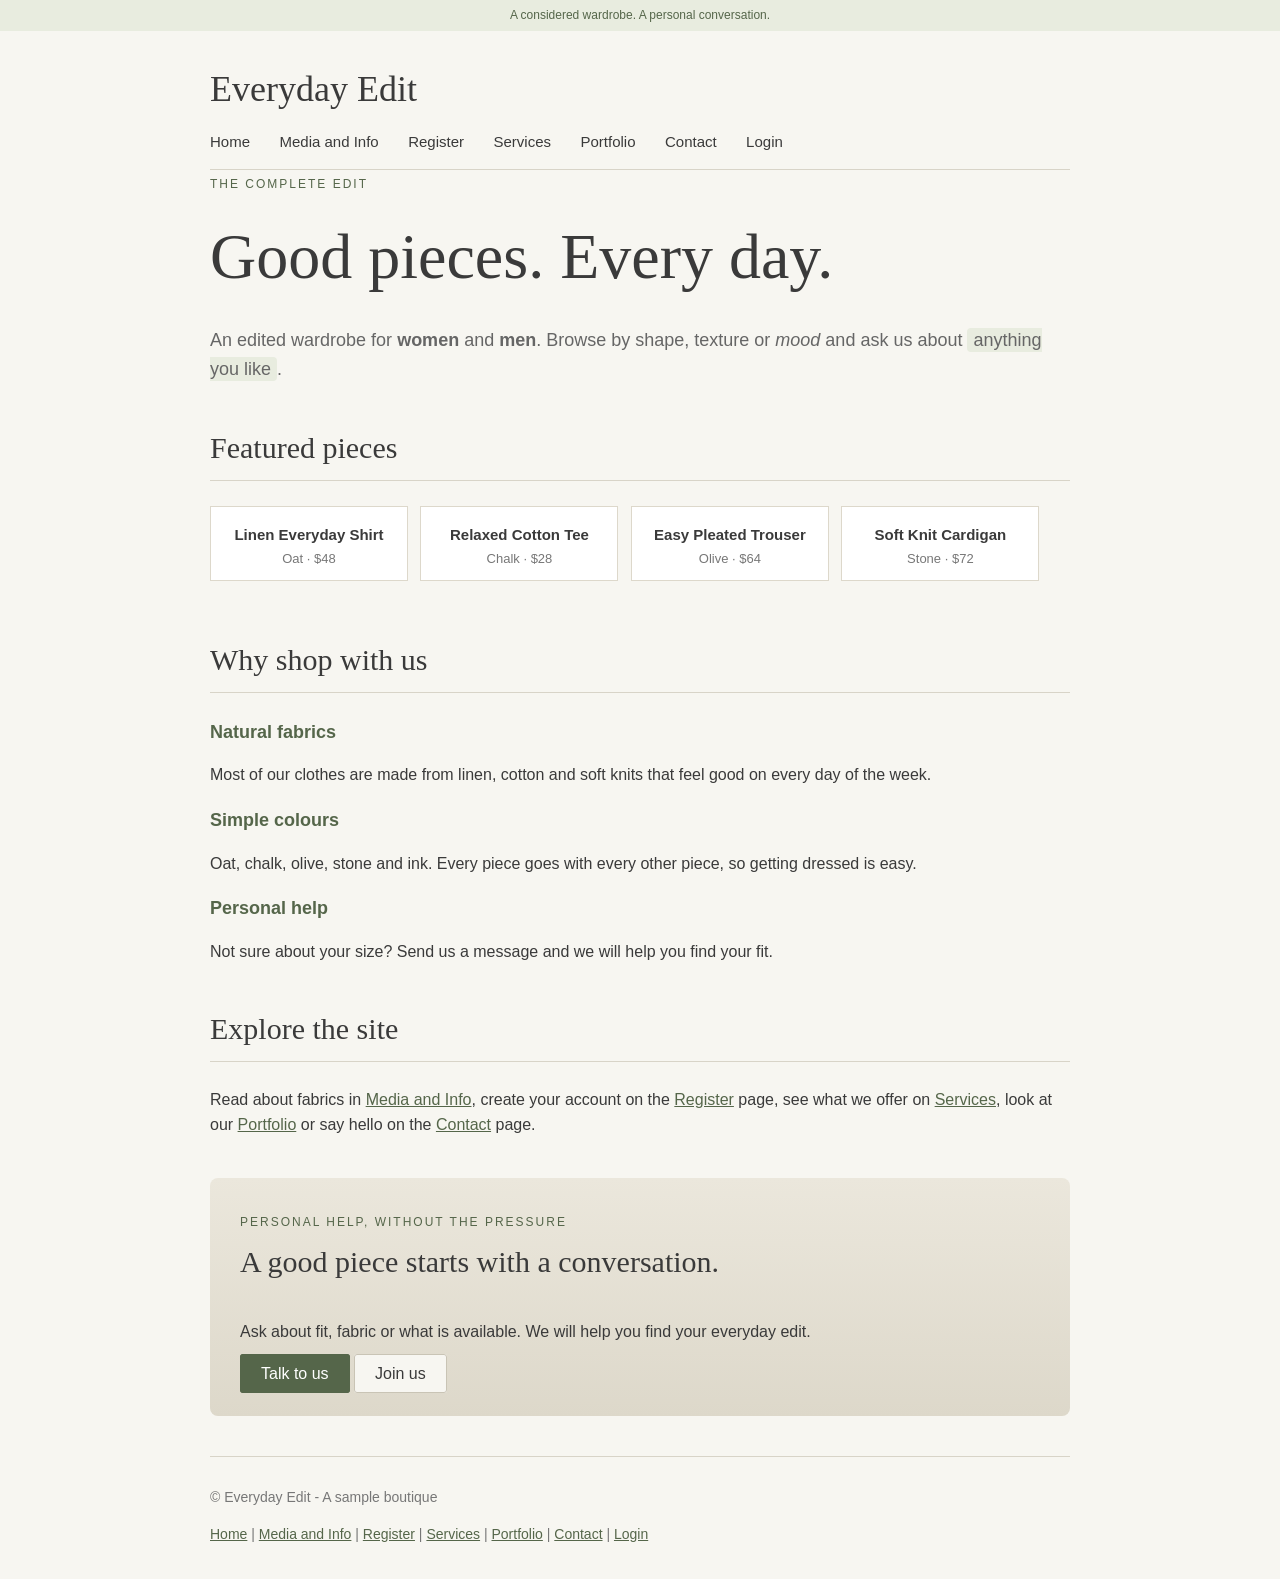
<file: index.html>
<!DOCTYPE html>
<html lang="en">
<head>
  <meta charset="UTF-8">
  <title>Everyday Edit - Home</title>
  <link rel="stylesheet" href="home.css">
</head>
<body>

  <p id="top-bar">A considered wardrobe. A personal conversation.</p>
  <p id="welcome-message"></p>

  <div class="page">

    <header>
      <div class="logo">Everyday Edit</div>
      <nav>
        <ul>
          <li><a href="index.html">Home</a></li>
          <li><a href="media.html">Media and Info</a></li>
          <li><a href="register.html">Register</a></li>
          <li><a href="services.html">Services</a></li>
          <li><a href="portfolio.html">Portfolio</a></li>
          <li><a href="contact.html">Contact</a></li>
          <li><a href="login.html">Login</a></li>
        </ul>
      </nav>
    </header>

    <main>
      <span class="small-label">The complete edit</span>
      <h1 id="main-title">Good pieces. Every day.</h1>
      <p class="intro">
        An edited wardrobe for <strong>women</strong> and <strong>men</strong>.
        Browse by shape, texture or <em>mood</em> and ask us about
        <span class="highlight">anything you like</span>.
      </p>

      <h2>Featured pieces</h2>
      <div class="featured">
        <div class="product-box">
          <h3>Linen Everyday Shirt</h3>
          <p>Oat &middot; $48</p>
        </div>
        <div class="product-box">
          <h3>Relaxed Cotton Tee</h3>
          <p>Chalk &middot; $28</p>
        </div>
        <div class="product-box">
          <h3>Easy Pleated Trouser</h3>
          <p>Olive &middot; $64</p>
        </div>
        <div class="product-box">
          <h3>Soft Knit Cardigan</h3>
          <p>Stone &middot; $72</p>
        </div>
      </div>

      <h2>Why shop with us</h2>
      <h3 class="reason-title">Natural fabrics</h3>
      <p>Most of our clothes are made from linen, cotton and soft knits that feel good on every day of the week.</p>
      <h3 class="reason-title">Simple colours</h3>
      <p>Oat, chalk, olive, stone and ink. Every piece goes with every other piece, so getting dressed is easy.</p>
      <h3 class="reason-title">Personal help</h3>
      <p>Not sure about your size? Send us a message and we will help you find your fit.</p>

      <h2>Explore the site</h2>
      <p>
        Read about fabrics in <a href="media.html">Media and Info</a>,
        create your account on the <a href="register.html">Register</a> page,
        see what we offer on <a href="services.html">Services</a>,
        look at our <a href="portfolio.html">Portfolio</a>
        or say hello on the <a href="contact.html">Contact</a> page.
      </p>

      <div class="cta-box">
        <span class="small-label">Personal help, without the pressure</span>
        <h2 id="cta-title">A good piece starts with a conversation.</h2>
        <p>Ask about fit, fabric or what is available. We will help you find your everyday edit.</p>
        <a class="button-dark" href="contact.html">Talk to us</a>
        <a class="button-light" href="register.html">Join us</a>
      </div>
    </main>

    <footer>
      <p>&copy; Everyday Edit - A sample boutique</p>
      <p>
        <a href="index.html">Home</a> |
        <a href="media.html">Media and Info</a> |
        <a href="register.html">Register</a> |
        <a href="services.html">Services</a> |
        <a href="portfolio.html">Portfolio</a> |
        <a href="contact.html">Contact</a> |
        <a href="login.html">Login</a>
      </p>
    </footer>

  </div>

  <script src="home.js"></script>
</body>
</html>
</file>
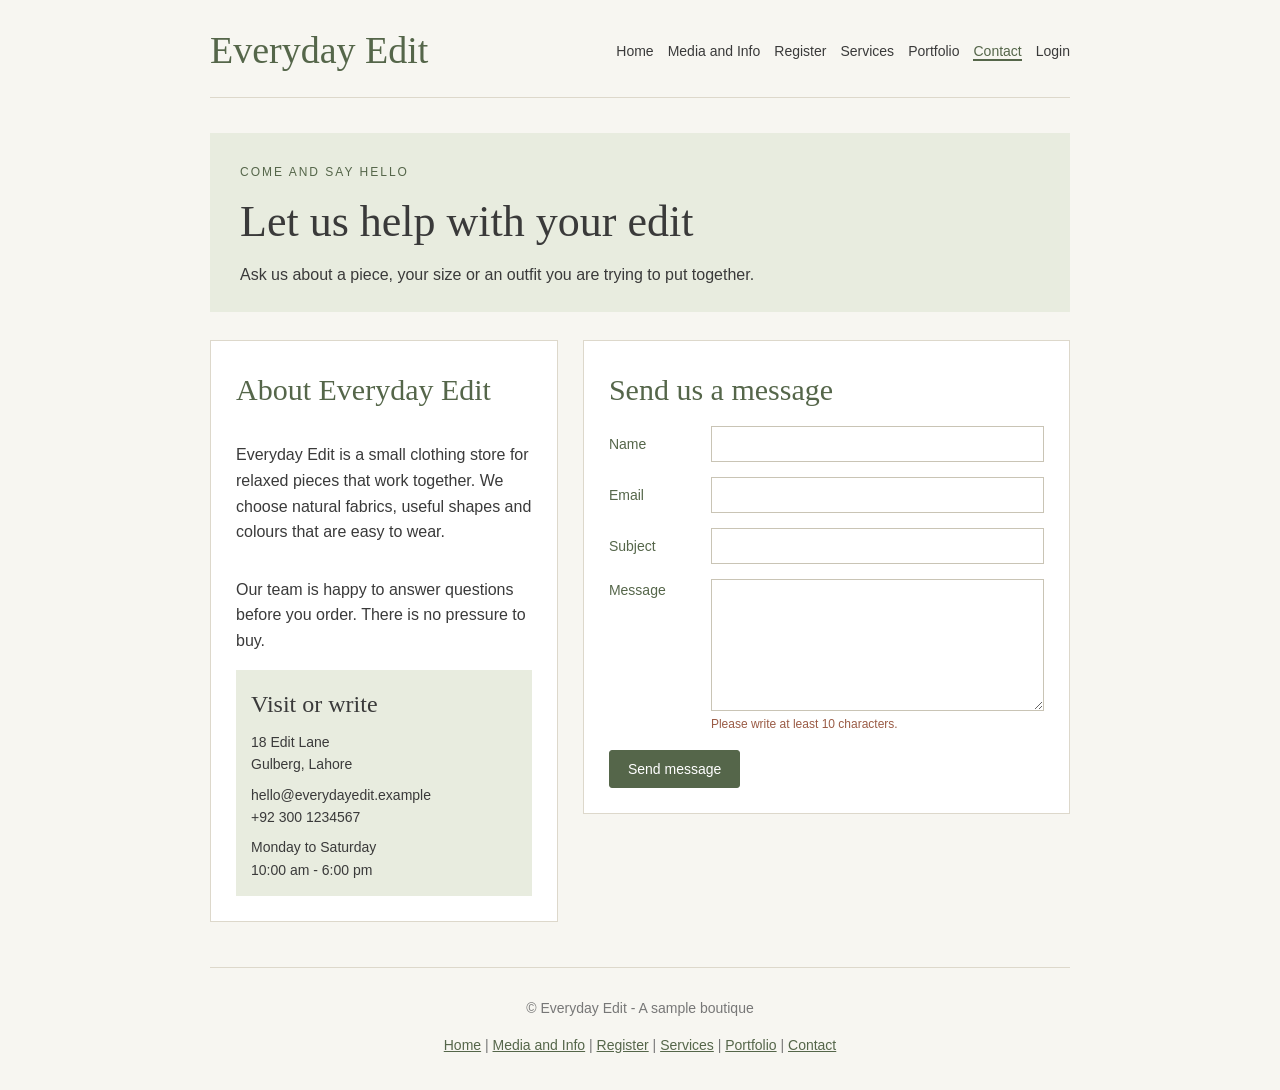
<file: contact.html>
<!DOCTYPE html>
<html lang="en">
<head>
  <meta charset="UTF-8">
  <title>Everyday Edit - Contact</title>
  <link rel="stylesheet" href="contact.css">
</head>
<body>

  <div class="contact-page">

    <header>
      <div class="logo">Everyday Edit</div>
      <nav>
        <ul>
          <li><a href="index.html">Home</a></li>
          <li><a href="media.html">Media and Info</a></li>
          <li><a href="register.html">Register</a></li>
          <li><a href="services.html">Services</a></li>
          <li><a href="portfolio.html">Portfolio</a></li>
          <li><a class="current-page" href="contact.html">Contact</a></li>
          <li><a href="login.html">Login</a></li>
        </ul>
      </nav>
    </header>

    <main>
      <div class="page-heading">
        <span class="small-label">Come and say hello</span>
        <h1>Let us help with your edit</h1>
        <p>Ask us about a piece, your size or an outfit you are trying to put together.</p>
      </div>

      <section class="contact-layout">
        <aside class="about-box">
          <h2>About Everyday Edit</h2>
          <p>Everyday Edit is a small clothing store for relaxed pieces that work together. We choose natural fabrics, useful shapes and colours that are easy to wear.</p>
          <p>Our team is happy to answer questions before you order. There is no pressure to buy.</p>

          <div class="contact-details">
            <h3>Visit or write</h3>
            <p>18 Edit Lane<br>Gulberg, Lahore</p>
            <p>hello@everydayedit.example<br>+92 300 1234567</p>
            <p>Monday to Saturday<br>10:00 am - 6:00 pm</p>
          </div>
        </aside>

        <section class="form-box">
          <h2>Send us a message</h2>
          <form id="contact-form" action="#" method="post">
            <div class="form-row">
              <label for="name">Name</label>
              <input type="text" id="name" name="name" required>
            </div>

            <div class="form-row">
              <label for="email">Email</label>
              <input type="email" id="email" name="email" required>
            </div>

            <div class="form-row">
              <label for="subject">Subject</label>
              <input type="text" id="subject" name="subject" required>
            </div>

            <div class="form-row message-row">
              <label for="message">Message</label>
              <textarea id="message" name="message" rows="7" required></textarea>
              <p id="message-check">Please write at least 10 characters.</p>
            </div>

            <button type="submit">Send message</button>
          </form>
        </section>
      </section>
    </main>

    <footer>
      <p>&copy; Everyday Edit - A sample boutique</p>
      <p>
        <a href="index.html">Home</a> |
        <a href="media.html">Media and Info</a> |
        <a href="register.html">Register</a> |
        <a href="services.html">Services</a> |
        <a href="portfolio.html">Portfolio</a> |
        <a href="contact.html">Contact</a>
      </p>
    </footer>

  </div>

  <script src="contact.js"></script>
</body>
</html>
</file>
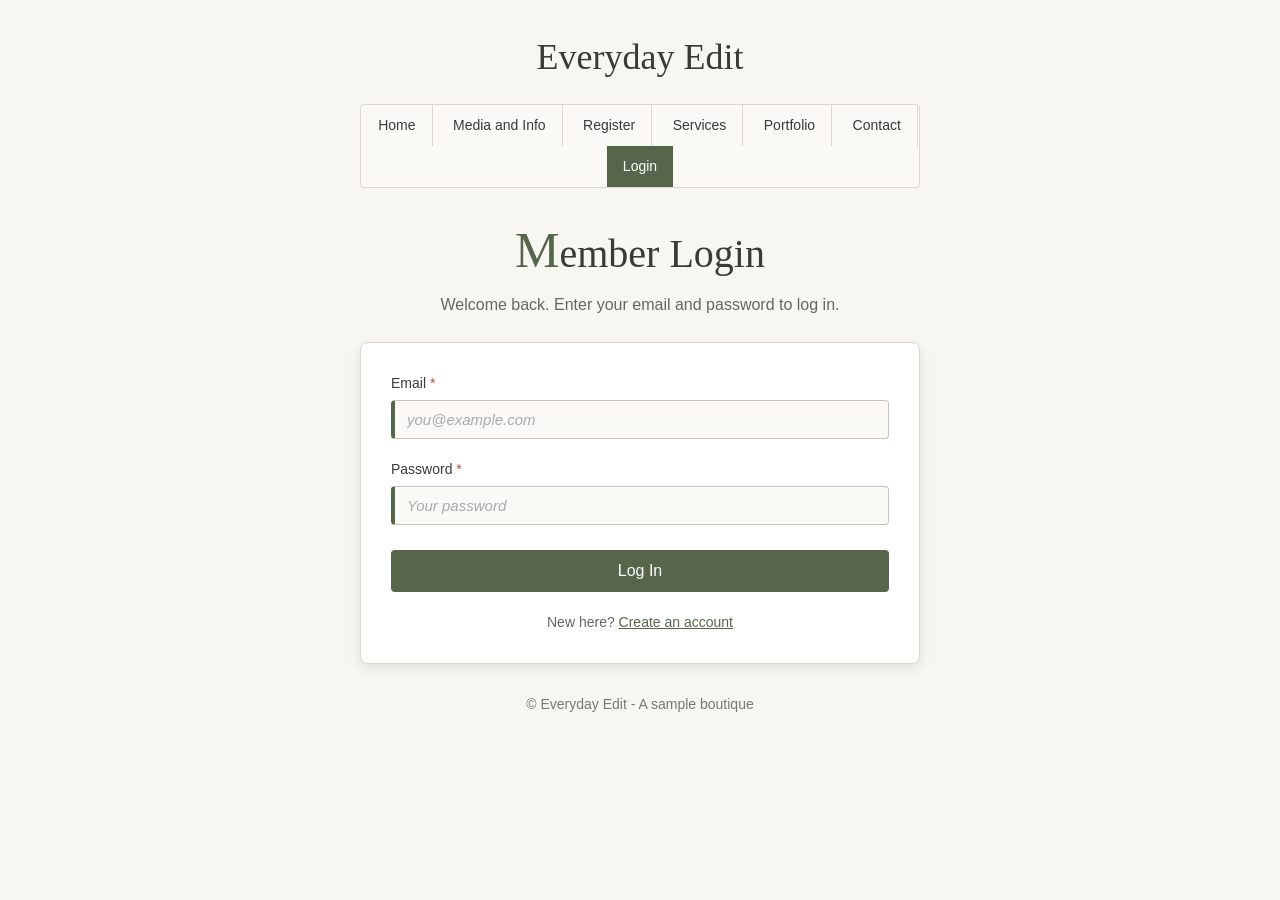
<file: login.html>
<!DOCTYPE html>
<html lang="en">
<head>
  <meta charset="UTF-8">
  <title>Everyday Edit - Login</title>
  <link rel="stylesheet" href="login.css">
</head>
<body>

  <div class="container">

    <header>
      <div class="logo">Everyday Edit</div>
      <nav>
        <ul>
          <li><a href="index.html">Home</a></li>
          <li><a href="media.html">Media and Info</a></li>
          <li><a href="register.html">Register</a></li>
          <li><a href="services.html">Services</a></li>
          <li><a href="portfolio.html">Portfolio</a></li>
          <li><a href="contact.html">Contact</a></li>
          <li><a href="login.html">Login</a></li>
        </ul>
      </nav>
    </header>

    <div class="form-heading">
      <h1>Member Login</h1>
      <p class="intro">Welcome back. Enter your email and password to log in.</p>
    </div>

    <form class="login-form" action="#" method="post">

      <div class="form-row">
        <label for="email" class="required">Email</label>
        <input type="email" id="email" name="email" placeholder="you@example.com" required>
      </div>

      <div class="form-row">
        <label for="password" class="required">Password</label>
        <input type="password" id="password" name="password" placeholder="Your password" required>
      </div>

      <p id="login-message"></p>

      <input type="submit" value="Log In">

      <p class="account-link">
        New here? <a href="register.html">Create an account</a>
      </p>

    </form>

    <footer>
      <p>&copy; Everyday Edit - A sample boutique</p>
    </footer>

  </div>

  <script src="login.js"></script>
</body>
</html>
</file>
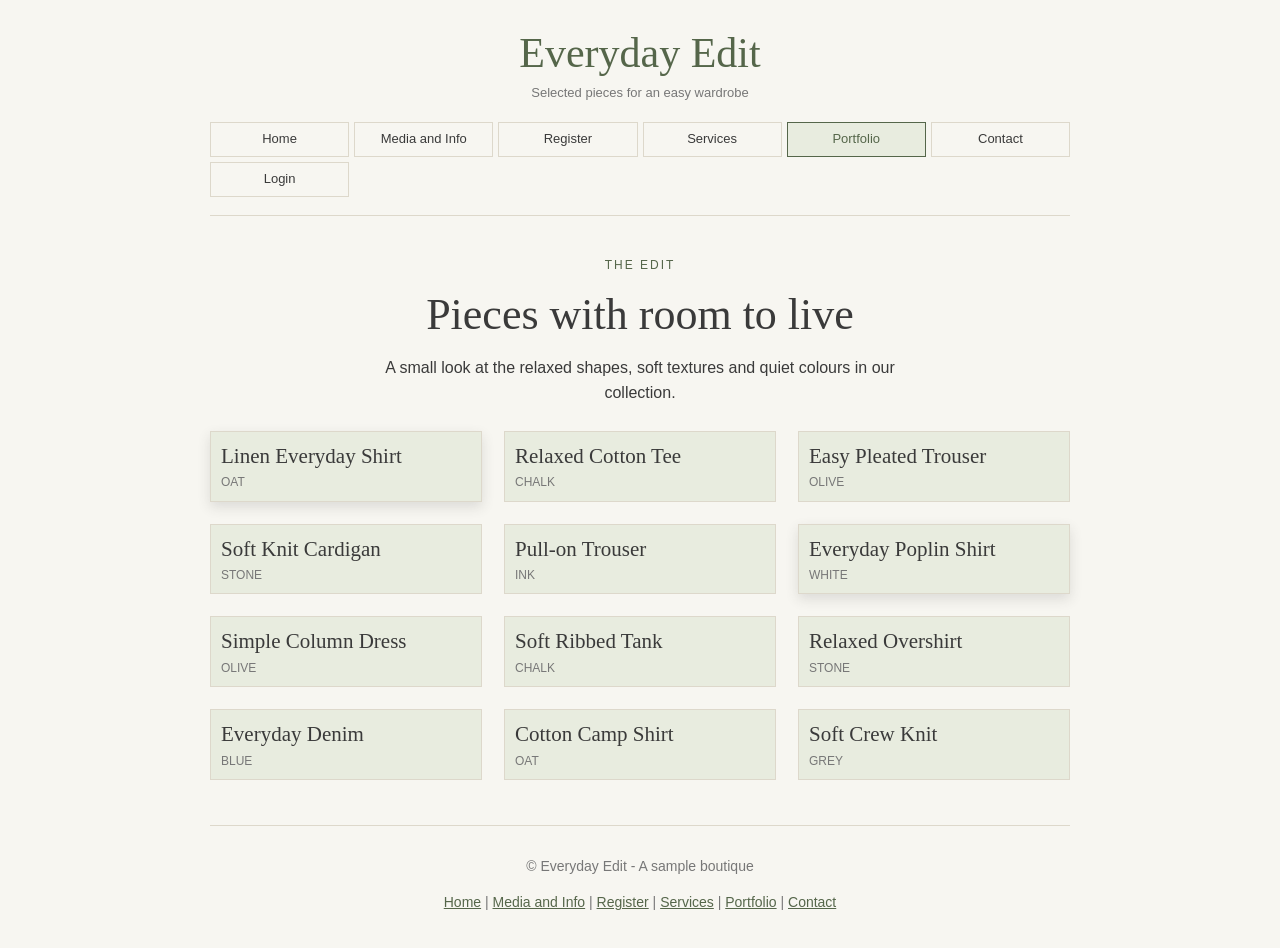
<file: portfolio.html>
<!DOCTYPE html>
<html lang="en">
<head>
  <meta charset="UTF-8">
  <title>Everyday Edit - Portfolio</title>
  <link rel="stylesheet" href="portfolio.css">
</head>
<body>

  <div class="portfolio-page">

    <header>
      <div class="logo">Everyday Edit</div>
      <p class="header-note">Selected pieces for an easy wardrobe</p>
      <nav>
        <ul>
          <li><a href="index.html">Home</a></li>
          <li><a href="media.html">Media and Info</a></li>
          <li><a href="register.html">Register</a></li>
          <li><a href="services.html">Services</a></li>
          <li><a class="current-page" href="portfolio.html">Portfolio</a></li>
          <li><a href="contact.html">Contact</a></li>
          <li><a href="login.html">Login</a></li>
        </ul>
      </nav>
    </header>

    <main>
      <div class="page-heading">
        <span class="small-label">The edit</span>
        <h1>Pieces with room to live</h1>
        <p>A small look at the relaxed shapes, soft textures and quiet colours in our collection.</p>
      </div>

      <section class="gallery" aria-label="Everyday Edit clothing gallery">
        <figure class="gallery-item featured-item">
          <figcaption>Linen Everyday Shirt <span>Oat</span></figcaption>
        </figure>

        <figure class="gallery-item">
          <figcaption>Relaxed Cotton Tee <span>Chalk</span></figcaption>
        </figure>

        <figure class="gallery-item">
          <figcaption>Easy Pleated Trouser <span>Olive</span></figcaption>
        </figure>

        <figure class="gallery-item">
          <figcaption>Soft Knit Cardigan <span>Stone</span></figcaption>
        </figure>

        <figure class="gallery-item">
          <figcaption>Pull-on Trouser <span>Ink</span></figcaption>
        </figure>

        <figure class="gallery-item featured-item">
          <figcaption>Everyday Poplin Shirt <span>White</span></figcaption>
        </figure>

        <figure class="gallery-item">
          <figcaption>Simple Column Dress <span>Olive</span></figcaption>
        </figure>

        <figure class="gallery-item">
          <figcaption>Soft Ribbed Tank <span>Chalk</span></figcaption>
        </figure>

        <figure class="gallery-item">
          <figcaption>Relaxed Overshirt <span>Stone</span></figcaption>
        </figure>

        <figure class="gallery-item">
          <figcaption>Everyday Denim <span>Blue</span></figcaption>
        </figure>

        <figure class="gallery-item">
          <figcaption>Cotton Camp Shirt <span>Oat</span></figcaption>
        </figure>

        <figure class="gallery-item">
          <figcaption>Soft Crew Knit <span>Grey</span></figcaption>
        </figure>
      </section>
    </main>

    <footer>
      <p>&copy; Everyday Edit - A sample boutique</p>
      <p>
        <a href="index.html">Home</a> |
        <a href="media.html">Media and Info</a> |
        <a href="register.html">Register</a> |
        <a href="services.html">Services</a> |
        <a href="portfolio.html">Portfolio</a> |
        <a href="contact.html">Contact</a>
      </p>
    </footer>

  </div>

</body>
</html>
</file>
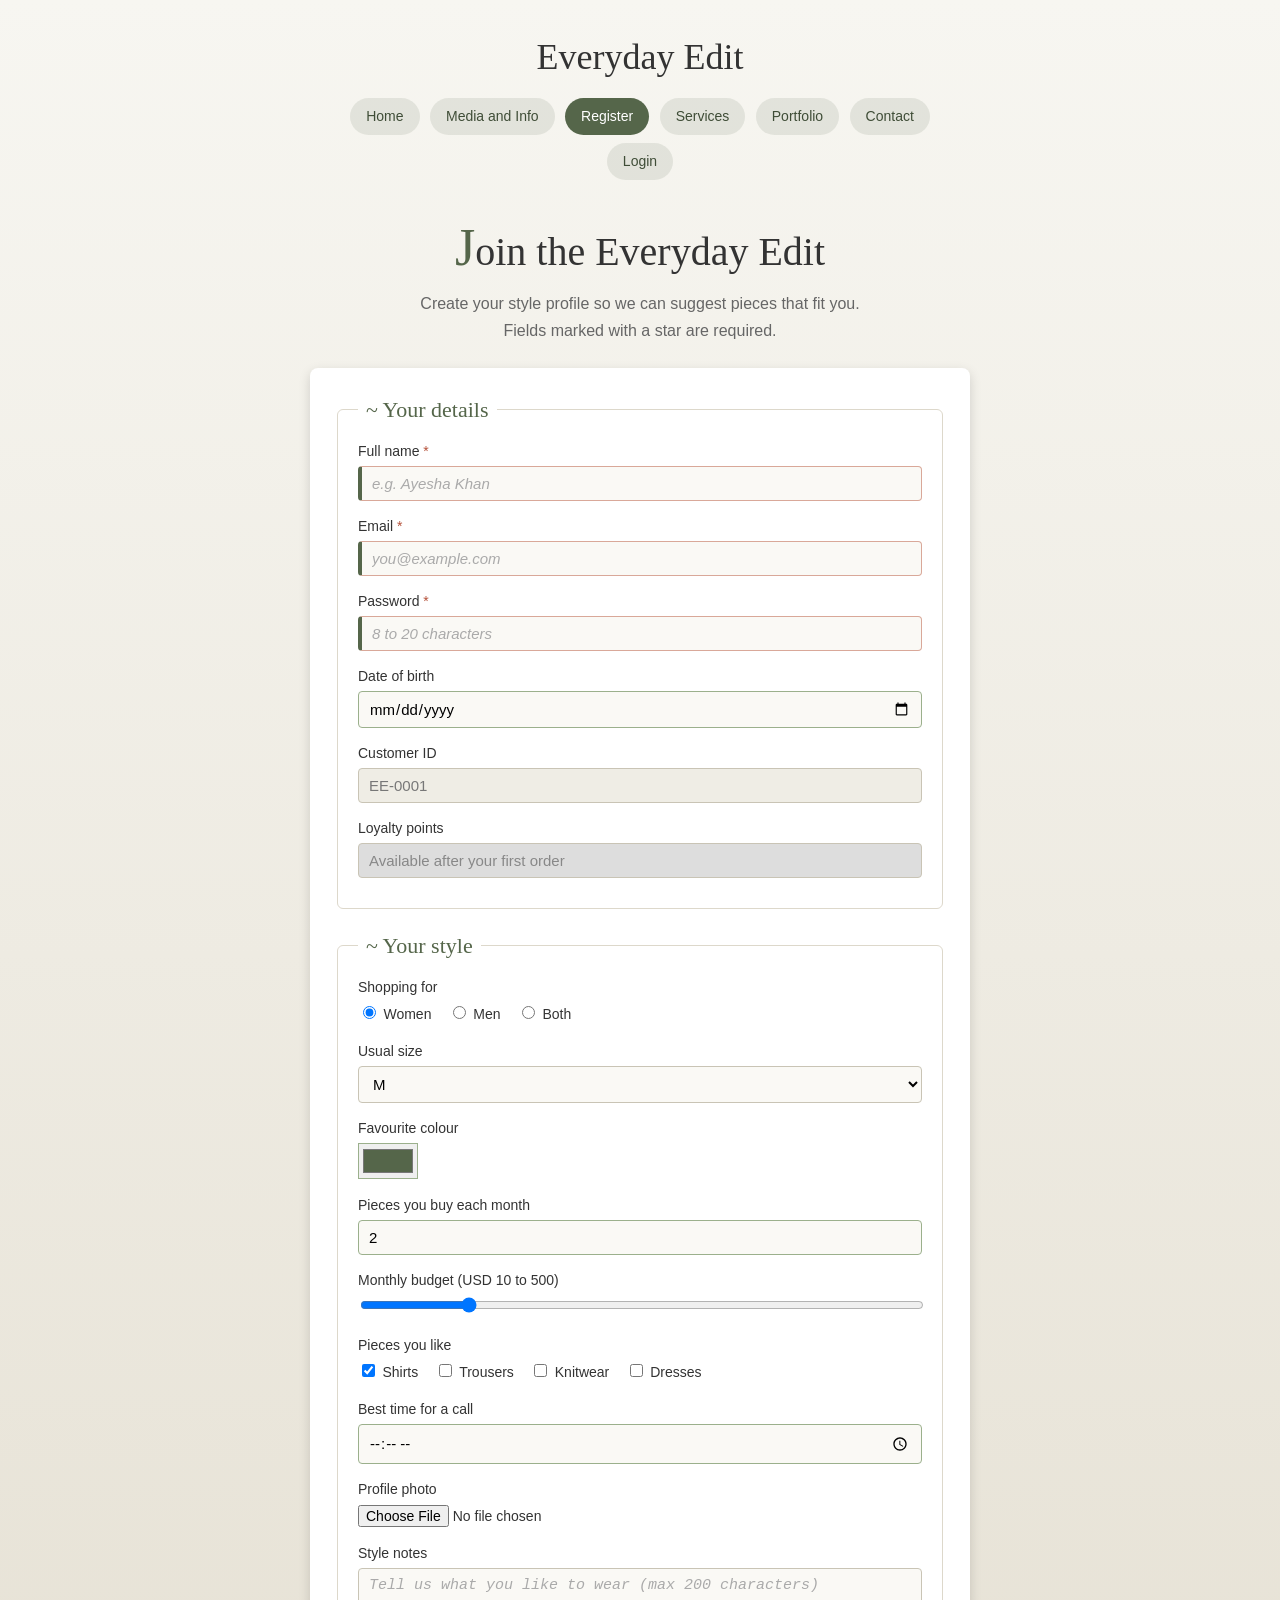
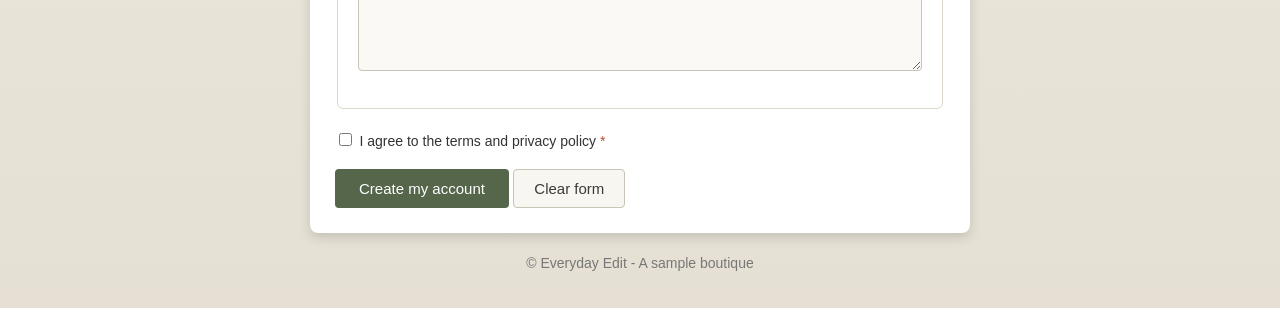
<file: register.html>
<!DOCTYPE html>
<html lang="en">
<head>
  <meta charset="UTF-8">
  <title>Everyday Edit - Register</title>
  <link rel="stylesheet" href="register.css">
</head>
<body>

  <div class="container">

    <header>
      <div class="logo">Everyday Edit</div>
      <nav>
        <ul>
          <li><a href="index.html">Home</a></li>
          <li><a href="media.html">Media and Info</a></li>
          <li><a href="register.html">Register</a></li>
          <li><a href="services.html">Services</a></li>
          <li><a href="portfolio.html">Portfolio</a></li>
          <li><a href="contact.html">Contact</a></li>
          <li><a href="login.html">Login</a></li>
        </ul>
      </nav>
    </header>

    <div class="form-heading">
      <h1>Join the Everyday Edit</h1>
      <p class="intro">Create your style profile so we can suggest pieces that fit you.</p>
      <p>Fields marked with a star are required.</p>
    </div>

    <form class="signup-form" action="#" method="post">

      <fieldset>
        <legend>Your details</legend>

        <div class="form-row">
          <label for="fullname" class="required">Full name</label>
          <input type="text" id="fullname" name="fullname" placeholder="e.g. Ayesha Khan" required minlength="3" maxlength="40">
        </div>

        <div class="form-row">
          <label for="email" class="required">Email</label>
          <input type="email" id="email" name="email" placeholder="you@example.com" required>
        </div>

        <div class="form-row">
          <label for="password" class="required">Password</label>
          <input type="password" id="password" name="password" placeholder="8 to 20 characters" required minlength="8" maxlength="20">
        </div>

        <div class="form-row">
          <label for="birthday">Date of birth</label>
          <input type="date" id="birthday" name="birthday" min="1960-01-01" max="2010-12-31">
        </div>

        <div class="form-row">
          <label for="customerid">Customer ID</label>
          <input type="text" id="customerid" name="customerid" value="EE-0001" readonly>
        </div>

        <div class="form-row">
          <label for="points">Loyalty points</label>
          <input type="text" id="points" name="points" value="Available after your first order" disabled>
        </div>
      </fieldset>

      <fieldset>
        <legend>Your style</legend>

        <div class="form-row">
          <p class="group-title">Shopping for</p>
          <input type="radio" id="women" name="shopfor" value="women" checked>
          <label for="women" class="inline-label">Women</label>
          <input type="radio" id="men" name="shopfor" value="men">
          <label for="men" class="inline-label">Men</label>
          <input type="radio" id="both" name="shopfor" value="both">
          <label for="both" class="inline-label">Both</label>
        </div>

        <div class="form-row">
          <label for="size">Usual size</label>
          <select id="size" name="size">
            <option value="xs">XS</option>
            <option value="s">S</option>
            <option value="m" selected>M</option>
            <option value="l">L</option>
            <option value="xl">XL</option>
          </select>
        </div>

        <div class="form-row">
          <label for="favcolor">Favourite colour</label>
          <input type="color" id="favcolor" name="favcolor" value="#55664a">
        </div>

        <div class="form-row">
          <label for="pieces">Pieces you buy each month</label>
          <input type="number" id="pieces" name="pieces" min="1" max="20" value="2">
        </div>

        <div class="form-row">
          <label for="budget">Monthly budget (USD 10 to 500)</label>
          <input type="range" id="budget" name="budget" min="10" max="500" step="10" value="100">
        </div>

        <div class="form-row">
          <p class="group-title">Pieces you like</p>
          <input type="checkbox" id="shirts" name="likes" value="shirts" checked>
          <label for="shirts" class="inline-label">Shirts</label>
          <input type="checkbox" id="trousers" name="likes" value="trousers">
          <label for="trousers" class="inline-label">Trousers</label>
          <input type="checkbox" id="knitwear" name="likes" value="knitwear">
          <label for="knitwear" class="inline-label">Knitwear</label>
          <input type="checkbox" id="dresses" name="likes" value="dresses">
          <label for="dresses" class="inline-label">Dresses</label>
        </div>

        <div class="form-row">
          <label for="calltime">Best time for a call</label>
          <input type="time" id="calltime" name="calltime">
        </div>

        <div class="form-row">
          <label for="photo">Profile photo</label>
          <input type="file" id="photo" name="photo" accept="image/*">
        </div>

        <div class="form-row">
          <label for="notes">Style notes</label>
          <textarea id="notes" name="notes" rows="5" cols="40" maxlength="200" placeholder="Tell us what you like to wear (max 200 characters)"></textarea>
        </div>
      </fieldset>

      <div class="form-row">
        <input type="checkbox" id="terms" name="terms" required>
        <label for="terms" class="inline-label required">I agree to the terms and privacy policy</label>
      </div>

      <p id="form-message"></p>

      <input type="submit" value="Create my account">
      <input type="reset" value="Clear form">

    </form>

    <footer>
      <p>&copy; Everyday Edit - A sample boutique</p>
    </footer>

  </div>

  <script src="register.js"></script>
</body>
</html>
</file>
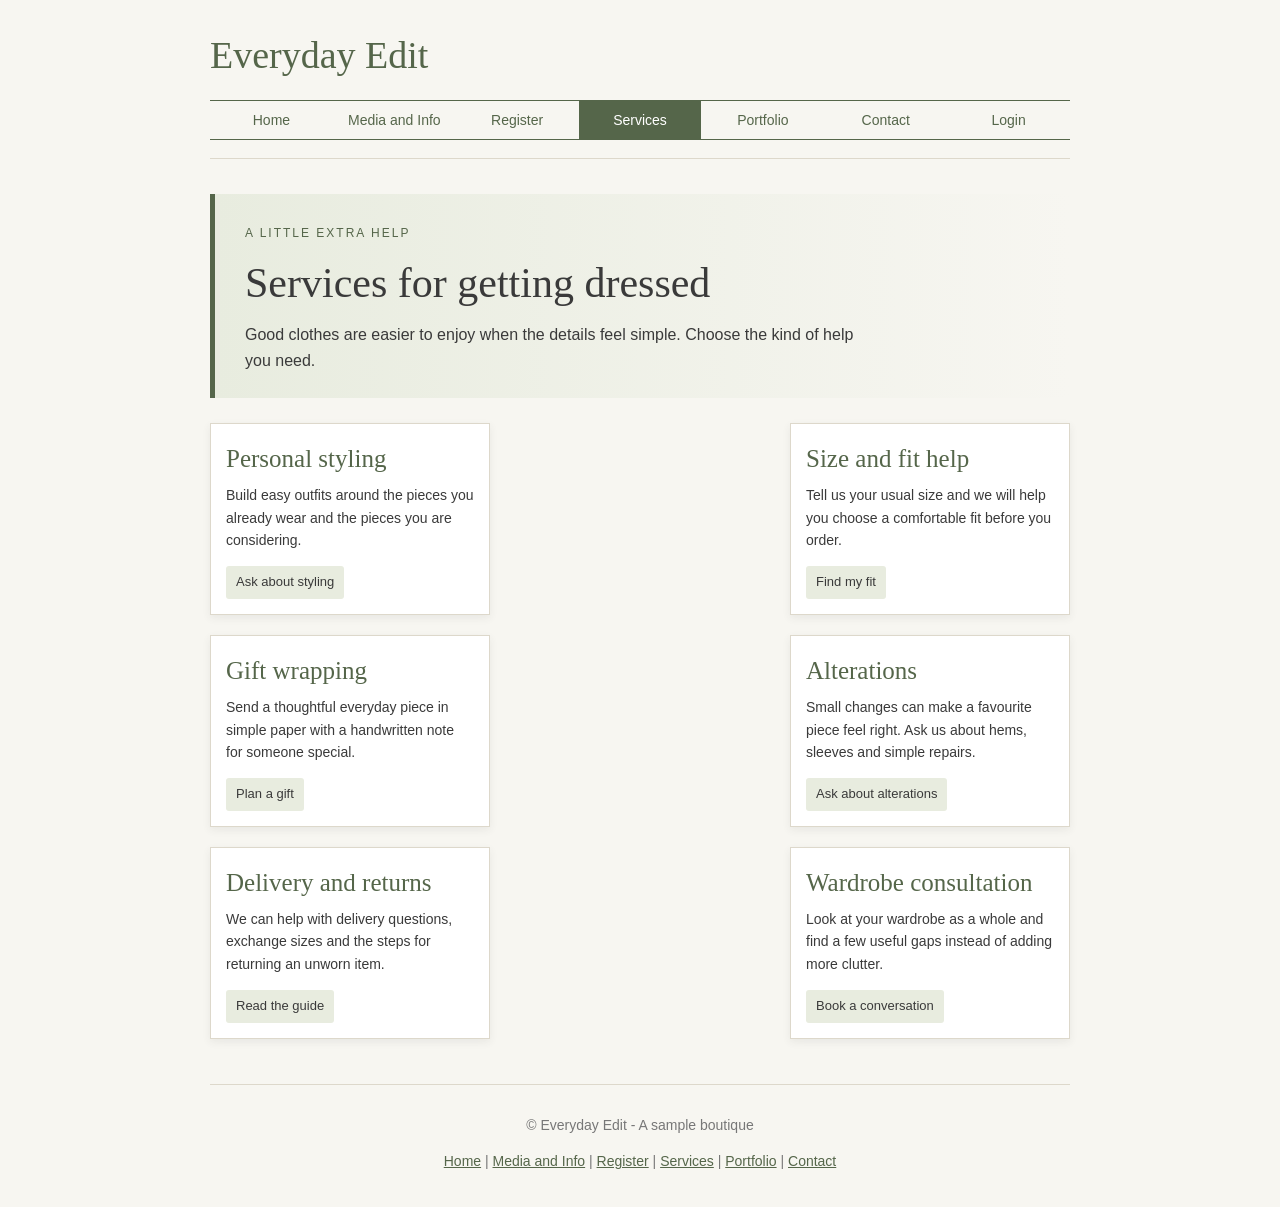
<file: services.html>
<!DOCTYPE html>
<html lang="en">
<head>
  <meta charset="UTF-8">
  <title>Everyday Edit - Services</title>
  <link rel="stylesheet" href="services.css">
</head>
<body>

  <div class="services-page">

    <header>
      <div class="logo">Everyday Edit</div>
      <nav>
        <ul>
          <li><a href="index.html">Home</a></li>
          <li><a href="media.html">Media and Info</a></li>
          <li><a href="register.html">Register</a></li>
          <li><a class="current-page" href="services.html">Services</a></li>
          <li><a href="portfolio.html">Portfolio</a></li>
          <li><a href="contact.html">Contact</a></li>
          <li><a href="login.html">Login</a></li>
        </ul>
      </nav>
    </header>

    <main>
      <div class="page-intro">
        <span class="small-label">A little extra help</span>
        <h1>Services for getting dressed</h1>
        <p>Good clothes are easier to enjoy when the details feel simple. Choose the kind of help you need.</p>
      </div>

      <section class="service-list">
        <article class="service-card">
          <div class="card-content">
            <h2>Personal styling</h2>
            <p>Build easy outfits around the pieces you already wear and the pieces you are considering.</p>
            <a href="contact.html">Ask about styling</a>
          </div>
        </article>

        <article class="service-card">
          <div class="card-content">
            <h2>Size and fit help</h2>
            <p>Tell us your usual size and we will help you choose a comfortable fit before you order.</p>
            <a href="contact.html">Find my fit</a>
          </div>
        </article>

        <article class="service-card">
          <div class="card-content">
            <h2>Gift wrapping</h2>
            <p>Send a thoughtful everyday piece in simple paper with a handwritten note for someone special.</p>
            <a href="contact.html">Plan a gift</a>
          </div>
        </article>

        <article class="service-card">
          <div class="card-content">
            <h2>Alterations</h2>
            <p>Small changes can make a favourite piece feel right. Ask us about hems, sleeves and simple repairs.</p>
            <a href="contact.html">Ask about alterations</a>
          </div>
        </article>

        <article class="service-card">
          <div class="card-content">
            <h2>Delivery and returns</h2>
            <p>We can help with delivery questions, exchange sizes and the steps for returning an unworn item.</p>
            <a href="media.html">Read the guide</a>
          </div>
        </article>

        <article class="service-card">
          <div class="card-content">
            <h2>Wardrobe consultation</h2>
            <p>Look at your wardrobe as a whole and find a few useful gaps instead of adding more clutter.</p>
            <a href="contact.html">Book a conversation</a>
          </div>
        </article>
      </section>
    </main>

    <footer>
      <p>&copy; Everyday Edit - A sample boutique</p>
      <p>
        <a href="index.html">Home</a> |
        <a href="media.html">Media and Info</a> |
        <a href="register.html">Register</a> |
        <a href="services.html">Services</a> |
        <a href="portfolio.html">Portfolio</a> |
        <a href="contact.html">Contact</a>
      </p>
    </footer>

  </div>

</body>
</html>
</file>
<file: home.css>
* {
  box-sizing: border-box;
}

body {
  background-color: #f7f6f1;
  color: #3a3a3a;
  font-family: Inter, Arial, sans-serif;
  font-size: 16px;
  line-height: 1.6;
  margin: 0;
}

#top-bar {
  background-color: #e8ecdf;
  color: #55664a;
  font-size: 12px;
  text-align: center;
  margin: 0;
  padding: 6px;
}

.page {
  width: 900px;
  margin: 0 auto;
  padding: 20px;
}

header {
  border-bottom: 1px solid #d8d4c8;
  padding-bottom: 15px;
}

.logo {
  font-family: "Cormorant Garamond", Georgia, serif;
  font-size: 36px;
  margin: 10px 0;
}

nav ul {
  list-style-type: none;
  margin: 0;
  padding: 0;
}

nav li {
  display: inline;
  margin-right: 25px;
}

nav a {
  color: #3a3a3a;
  text-decoration: none;
  font-size: 15px;
  padding-bottom: 3px;
}

nav a:hover {
  color: #55664a;
  border-bottom: 2px solid #55664a;
}

.small-label {
  font-size: 12px;
  letter-spacing: 2px;
  text-transform: uppercase;
  color: #55664a;
}

#main-title {
  font-family: "Cormorant Garamond", Georgia, serif;
  font-size: 64px;
  font-weight: 400;
  margin: 10px 0;
}

.intro {
  color: #666666;
  font-size: 18px;
}

.highlight {
  background-color: #e8ecdf;
  padding: 2px 6px;
  border-radius: 4px;
}

h2 {
  font-family: "Cormorant Garamond", Georgia, serif;
  font-size: 30px;
  font-weight: 500;
  border-bottom: 1px solid #d8d4c8;
  padding-bottom: 8px;
  margin-top: 40px;
}

.reason-title {
  color: #55664a;
  font-size: 18px;
  margin-bottom: 0;
}

a {
  color: #55664a;
}

.hero-image {
  width: 100%;
  border: 3px solid #ffffff;
  border-radius: 8px;
  box-shadow: 0 4px 10px rgba(0, 0, 0, 0.15);
}

.product-box {
  display: inline-block;
  width: 198px;
  margin-right: 8px;
  margin-bottom: 15px;
  padding: 8px;
  vertical-align: top;
  text-align: center;
  background-color: #ffffff;
  border: 1px solid #ddd8cb;
}

.product-box img {
  width: 100%;
}

.product-box h3 {
  font-size: 15px;
  margin: 8px 0 0 0;
}

.product-box p {
  font-size: 13px;
  color: #777777;
  margin: 2px 0;
}

.product-box:hover {
  border-color: #55664a;
  box-shadow: 0 4px 10px rgba(0, 0, 0, 0.15);
}

.cta-box {
  background: linear-gradient(#ebe7dc, #ddd8ca);
  padding: 30px;
  margin-top: 40px;
  border-radius: 8px;
}

#cta-title {
  border-bottom: none;
  margin-top: 5px;
}

.button-dark {
  background-color: #55664a;
  color: #ffffff;
  padding: 10px 20px;
  text-decoration: none;
  border: 1px solid #55664a;
  border-radius: 3px;
}

.button-dark:hover {
  background-color: #3f4d37;
}

.button-light {
  background-color: #f7f6f1;
  color: #3a3a3a;
  padding: 10px 20px;
  text-decoration: none;
  border: 1px solid #c9c4b5;
  border-radius: 3px;
}

.button-light:hover {
  background-color: #ffffff;
}

footer {
  margin-top: 40px;
  padding-top: 15px;
  border-top: 1px solid #d8d4c8;
  font-size: 14px;
  color: #777777;
}

#welcome-message {
  background-color: #faf9f5;
  border-bottom: 1px solid #ddd8cb;
  color: #55664a;
  text-align: center;
  font-size: 14px;
  font-weight: 500;
  margin: 0;
  padding: 8px 15px;
}

#welcome-message:empty {
  display: none;
}

#welcome-message a.logout-link {
  color: #a7281a;
  text-decoration: underline;
  margin-left: 10px;
  cursor: pointer;
}

#welcome-message a.logout-link:hover {
  color: #7d1c11;
}
</file>
<file: contact.css>
* {
  box-sizing: border-box;
}

body {
  background-color: #f7f6f1;
  color: #3a3a3a;
  font-family: "Inter", Arial, sans-serif;
  font-size: 16px;
  line-height: 1.6;
  margin: 0;
}

.contact-page {
  width: 900px;
  margin: 0 auto;
  padding: 20px;
}

header {
  align-items: center;
  border-bottom: 1px solid #ddd8cb;
  display: flex;
  justify-content: space-between;
  padding-bottom: 16px;
}

.logo {
  color: #55664a;
  font-family: "Cormorant Garamond", Georgia, serif;
  font-size: 38px;
  margin: 0;
}

nav ul {
  display: flex;
  flex-wrap: wrap;
  justify-content: flex-end;
  list-style-type: none;
  margin: 0;
  padding: 0;
  max-width: 540px;
}

nav li {
  margin-left: 14px;
}

nav a {
  color: #3a3a3a;
  font-size: 14px;
  text-decoration: none;
}

nav a:hover,
nav a.current-page {
  color: #55664a;
  border-bottom: 2px solid #55664a;
}

.page-heading {
  background-color: #e8ecdf;
  margin: 35px 0 28px 0;
  padding: 25px 30px;
}

.small-label {
  color: #55664a;
  font-size: 12px;
  letter-spacing: 2px;
  text-transform: uppercase;
}

h1,
h2,
h3 {
  font-family: "Cormorant Garamond", Georgia, serif;
  font-weight: 500;
}

h1 {
  font-size: 44px;
  margin: 4px 0;
}

.page-heading p {
  margin: 0;
}

.contact-layout {
  display: grid;
  grid-template-columns: 1fr 1.4fr;
  gap: 25px;
  align-items: start;
}

.about-box,
.form-box {
  background-color: #ffffff;
  border: 1px solid #ddd8cb;
  padding: 25px;
}

.about-box {
  display: flex;
  flex-direction: column;
  min-height: 100%;
}

.about-box h2,
.form-box h2 {
  color: #55664a;
  font-size: 30px;
  margin: 0 0 12px 0;
}

.contact-details {
  background-color: #e8ecdf;
  margin-top: auto;
  padding: 15px;
}

.contact-details h3 {
  font-size: 24px;
  margin: 0;
}

.contact-details p {
  font-size: 14px;
  margin: 8px 0 0 0;
}

.form-box form {
  display: flex;
  flex-direction: column;
  gap: 15px;
}

.form-row {
  display: grid;
  grid-template-columns: 90px 1fr;
  gap: 12px;
  align-items: center;
}

.form-row label {
  color: #55664a;
  font-size: 14px;
}

input,
textarea {
  border: 1px solid #c9c4b5;
  color: #3a3a3a;
  font-family: "Inter", Arial, sans-serif;
  font-size: 14px;
  padding: 9px;
  width: 100%;
}

input:focus,
textarea:focus {
  border-color: #55664a;
  outline: 2px solid #e8ecdf;
}

.message-row {
  align-items: start;
}

.message-row textarea {
  resize: vertical;
}

#message-check {
  color: #9a5b45;
  font-size: 12px;
  grid-column: 2;
  margin: -8px 0 0 0;
}

button {
  align-self: flex-start;
  background-color: #55664a;
  border: 1px solid #55664a;
  border-radius: 3px;
  color: #ffffff;
  cursor: pointer;
  font-family: "Inter", Arial, sans-serif;
  font-size: 14px;
  padding: 10px 18px;
}

button:hover {
  background-color: #3f4d37;
}

footer {
  border-top: 1px solid #ddd8cb;
  color: #777777;
  font-size: 14px;
  margin-top: 45px;
  padding-top: 15px;
  text-align: center;
}

footer a {
  color: #55664a;
}

@media (max-width: 850px) {
  .contact-page {
    width: 95%;
  }

  header {
    display: block;
    text-align: center;
  }

  nav ul {
    justify-content: center;
    margin-top: 12px;
  }

  nav li {
    margin: 0 8px;
  }
}

@media (max-width: 620px) {
  .contact-page {
    width: 100%;
    padding: 15px;
  }

  .contact-layout {
    grid-template-columns: 1fr;
  }

  .form-row {
    grid-template-columns: 1fr;
    gap: 4px;
  }

  #message-check {
    grid-column: 1;
    margin-top: -2px;
  }

  h1 {
    font-size: 36px;
  }
}
</file>
<file: login.css>
* {
  box-sizing: border-box;
}

body {
  background-color: #f7f6f1;
  color: #3a3a3a;
  font-family: Inter, Arial, sans-serif;
  font-size: 16px;
  line-height: 1.5;
  margin: 0;
}

.container {
  width: 600px;
  margin: 0 auto;
  padding: 20px;
}

header {
  text-align: center;
}

.logo {
  font-family: "Cormorant Garamond", Georgia, serif;
  font-size: 36px;
  margin: 10px 0;
}

/* Nav bar styled as a bordered segmented bar with dividers */
nav {
  margin: 20px 0;
}

nav ul {
  list-style-type: none;
  margin: 0;
  padding: 0;
  text-align: center;
  background-color: #faf9f5;
  border: 1px solid #ddd8cb;
  border-radius: 4px;
}

nav li {
  display: inline-block;
  margin: 0;
}

nav a {
  display: inline-block;
  padding: 10px 16px;
  color: #3a3a3a;
  text-decoration: none;
  font-size: 14px;
  font-weight: 500;
  border-right: 1px solid #ddd8cb;
}

nav li:last-child a {
  border-right: none;
}

nav a:hover {
  background-color: #e8ecdf;
  color: #55664a;
}

/* Active page highlight using attribute selector */
nav a[href="login.html"] {
  background-color: #55664a;
  color: #ffffff;
}

.form-heading {
  text-align: center;
  margin: 25px 0;
}

h1 {
  font-family: "Cormorant Garamond", Georgia, serif;
  font-size: 40px;
  font-weight: 500;
  margin: 0 0 5px 0;
}

h1::first-letter {
  color: #55664a;
  font-size: 50px;
}

.intro {
  color: #666666;
  margin: 5px 0;
}

.login-form {
  background-color: #ffffff;
  padding: 30px;
  border: 1px solid #ddd8cb;
  border-radius: 8px;
  box-shadow: 0 4px 12px rgba(0, 0, 0, 0.1);
}

.form-row {
  margin-bottom: 20px;
}

label {
  display: block;
  font-size: 14px;
  font-weight: 500;
  margin-bottom: 6px;
}

.required::after {
  content: " *";
  color: #b5533c;
}

input[type="email"],
input[type="password"] {
  width: 100%;
  padding: 10px 12px;
  border: 1px solid #c9c4b5;
  border-radius: 4px;
  font-family: Inter, Arial, sans-serif;
  font-size: 15px;
  background-color: #faf9f5;
}

input[type="email"]:hover,
input[type="password"]:hover {
  border-color: #55664a;
}

input[type="email"]:focus,
input[type="password"]:focus {
  outline: none;
  border-color: #55664a;
  background-color: #ffffff;
}

input:focus:invalid {
  background-color: #fdeeea;
}

input:focus:valid {
  background-color: #eef4e8;
}

input[required] {
  border-left: 4px solid #55664a;
}

::placeholder {
  color: #aaaaaa;
  font-style: italic;
}

input[type="submit"] {
  width: 100%;
  background-color: #55664a;
  color: #ffffff;
  border: none;
  padding: 12px;
  font-size: 16px;
  font-weight: 500;
  border-radius: 4px;
  cursor: pointer;
  margin-top: 5px;
}

input[type="submit"]:hover {
  background-color: #3f4d37;
}

.account-link {
  text-align: center;
  margin-top: 20px;
  margin-bottom: 0;
  font-size: 14px;
  color: #666666;
}

.account-link a {
  color: #55664a;
  text-decoration: underline;
  font-weight: 500;
}

.account-link a:hover {
  color: #3f4d37;
}

/* Status message styling */
.message-success {
  color: #276738;
  background-color: #edf7ed;
  border: 1px solid #c3e6cb;
  padding: 10px 14px;
  border-radius: 4px;
  margin: 15px 0;
  font-size: 14px;
  font-weight: 500;
}

.message-error {
  color: #a7281a;
  background-color: #fde8e8;
  border: 1px solid #f5c6cb;
  padding: 10px 14px;
  border-radius: 4px;
  margin: 15px 0;
  font-size: 14px;
  font-weight: 500;
}

footer {
  text-align: center;
  font-size: 14px;
  color: #777777;
  margin-top: 30px;
}
</file>
<file: portfolio.css>
* {
  box-sizing: border-box;
}

body {
  background-color: #f7f6f1;
  color: #3a3a3a;
  font-family: "Inter", Arial, sans-serif;
  font-size: 16px;
  line-height: 1.6;
  margin: 0;
}

.portfolio-page {
  width: 900px;
  margin: 0 auto;
  padding: 20px;
}

header {
  border-bottom: 1px solid #ddd8cb;
  padding-bottom: 18px;
  text-align: center;
}

.logo {
  color: #55664a;
  font-family: "Cormorant Garamond", Georgia, serif;
  font-size: 42px;
  margin: 0;
}

.header-note {
  color: #777777;
  font-size: 13px;
  margin: -4px 0 18px 0;
}

nav ul {
  display: grid;
  grid-template-columns: repeat(6, 1fr);
  gap: 5px;
  list-style-type: none;
  margin: 0;
  padding: 0;
}

nav a {
  display: block;
  border: 1px solid #ddd8cb;
  color: #3a3a3a;
  font-size: 13px;
  padding: 6px 3px;
  text-decoration: none;
}

nav a:hover,
nav a.current-page {
  border-color: #55664a;
  color: #55664a;
  background-color: #e8ecdf;
}

.page-heading {
  margin: 35px 0 25px 0;
  text-align: center;
}

.small-label {
  color: #55664a;
  font-size: 12px;
  letter-spacing: 2px;
  text-transform: uppercase;
}

h1,
figcaption {
  font-family: "Cormorant Garamond", Georgia, serif;
  font-weight: 500;
}

h1 {
  font-size: 44px;
  margin: 4px 0;
}

.page-heading p {
  margin: 0 auto;
  max-width: 570px;
}

.gallery {
  display: grid;
  grid-template-columns: repeat(3, 1fr);
  gap: 22px;
}

.gallery-item {
  margin: 0;
  background-color: #ffffff;
  border: 1px solid #ddd8cb;
  opacity: 0;
  animation: gallery-fade 0.8s ease-in forwards;
}

.gallery-item:nth-child(2) {
  animation-delay: 0.1s;
}

.gallery-item:nth-child(3) {
  animation-delay: 0.2s;
}

.gallery-item:nth-child(4) {
  animation-delay: 0.3s;
}

.gallery-item:nth-child(5) {
  animation-delay: 0.4s;
}

.gallery-item:nth-child(6) {
  animation-delay: 0.5s;
}

.gallery-item:nth-child(7) {
  animation-delay: 0.6s;
}

.gallery-item:nth-child(8) {
  animation-delay: 0.7s;
}

.gallery-item:nth-child(9) {
  animation-delay: 0.8s;
}

.gallery-item:nth-child(10) {
  animation-delay: 0.9s;
}

.gallery-item:nth-child(11) {
  animation-delay: 1s;
}

.gallery-item:nth-child(12) {
  animation-delay: 1.1s;
}

.gallery-item img {
  display: block;
  width: 100%;
}

figcaption {
  background-color: #e8ecdf;
  font-size: 21px;
  padding: 8px 10px;
}

figcaption span {
  color: #777777;
  display: block;
  font-family: "Inter", Arial, sans-serif;
  font-size: 12px;
  text-transform: uppercase;
}

.featured-item {
  box-shadow: 0 5px 12px rgba(58, 58, 58, 0.14);
}

@keyframes gallery-fade {
  from {
    opacity: 0;
    transform: translateY(15px);
  }

  to {
    opacity: 1;
    transform: translateY(0);
  }
}

footer {
  border-top: 1px solid #ddd8cb;
  color: #777777;
  font-size: 14px;
  margin-top: 45px;
  padding-top: 15px;
  text-align: center;
}

footer a {
  color: #55664a;
}

@media (max-width: 900px) {
  .portfolio-page {
    width: 95%;
  }

  .gallery {
    grid-template-columns: repeat(2, 1fr);
  }

  nav ul {
    grid-template-columns: repeat(3, 1fr);
  }
}

@media (max-width: 600px) {
  .portfolio-page {
    width: 100%;
    padding: 15px;
  }

  .gallery {
    grid-template-columns: 1fr;
    gap: 18px;
  }

  nav ul {
    grid-template-columns: repeat(2, 1fr);
  }

  h1 {
    font-size: 36px;
  }
}
</file>
<file: register.css>
* {
  box-sizing: border-box;
}

body {
  background: linear-gradient(#f7f6f1, #e5e0d3);
  color: #333333;
  font-family: Inter, Arial, sans-serif;
  font-size: 16px;
  line-height: 1.5;
  margin: 0;
}

.container {
  width: 700px;
  margin: 0 auto;
  padding: 20px;
}

header {
  text-align: center;
}

.logo {
  font-family: "Cormorant Garamond", Georgia, serif;
  font-size: 36px;
  margin: 10px 0;
}

nav ul {
  list-style-type: none;
  margin: 0;
  padding: 0;
  text-align: center;
}

nav li {
  display: inline-block;
  margin: 4px 3px;
}

nav a {
  display: block;
  padding: 8px 16px;
  color: #3f4d37;
  text-decoration: none;
  font-size: 14px;
  background-color: rgba(85, 102, 74, 0.12);
  border-radius: 20px;
}

nav a:hover {
  background-color: rgba(85, 102, 74, 0.3);
}

nav a[href="register.html"] {
  background-color: #55664a;
  color: #ffffff;
}

.form-heading {
  text-align: center;
  margin: 25px 0;
}

h1 {
  font-family: "Cormorant Garamond", Georgia, serif;
  font-size: 40px;
  font-weight: 500;
  margin: 0 0 5px 0;
}

h1::first-letter {
  color: #55664a;
  font-size: 52px;
}

.form-heading h1 ~ p {
  color: #666666;
  margin: 3px 0;
}

.intro::first-line {
  font-weight: 500;
}

.signup-form {
  background-color: #ffffff;
  padding: 25px;
  border-radius: 8px;
  box-shadow: 0 4px 12px rgba(0, 0, 0, 0.15);
}

.signup-form fieldset {
  border: 1px solid #ddd8cb;
  border-radius: 6px;
  margin-bottom: 20px;
  padding: 15px 20px;
}

fieldset > legend {
  color: #55664a;
  font-family: "Cormorant Garamond", Georgia, serif;
  font-size: 22px;
  padding: 0 8px;
}

legend::before {
  content: "~ ";
}

.form-row {
  margin-bottom: 15px;
}

.signup-form label {
  display: block;
  font-size: 14px;
  font-weight: 500;
  margin-bottom: 4px;
}

.group-title {
  font-size: 14px;
  font-weight: 500;
  margin: 0 0 4px 0;
}

.signup-form .inline-label {
  display: inline;
  font-weight: 400;
  margin-right: 12px;
}

.required::after {
  content: " *";
  color: #b5533c;
}

label + input {
  font-family: Inter, Arial, sans-serif;
  font-size: 15px;
}

input[type="text"],
input[type="email"],
input[type="password"],
input[type="date"],
input[type="url"],
input[type="number"],
input[type="time"],
select,
textarea {
  width: 100%;
  padding: 8px 10px;
  border: 1px solid #c9c4b5;
  border-radius: 4px;
  font-size: 15px;
  background-color: #faf9f5;
}

input[type="color"] {
  width: 60px;
  height: 36px;
}

input[type="range"] {
  width: 100%;
}

input[type="file"] {
  font-size: 14px;
}

input[readonly] {
  background-color: #efede5;
  color: #777777;
}

input[disabled] {
  background-color: #dddddd;
  color: #888888;
  cursor: not-allowed;
}

input:hover,
select:hover,
textarea:hover {
  border-color: #55664a;
}

input:valid {
  border-color: #9bb08c;
}

input:invalid {
  border-color: #d9a899;
}

input:focus,
select:focus,
textarea:focus {
  outline: none;
  border-color: #55664a;
  background-color: #ffffff;
}

input:focus:invalid {
  background-color: #fdeeea;
}

input:focus:valid {
  background-color: #eef4e8;
}

input[required] {
  border-left: 4px solid #55664a;
}

::placeholder {
  color: #aaaaaa;
  font-style: italic;
}

::selection {
  background-color: #cfdcc3;
}

input[type="submit"] {
  background-color: #55664a;
  color: #ffffff;
  border: none;
  padding: 11px 24px;
  font-size: 15px;
  border-radius: 4px;
  cursor: pointer;
}

input[type="submit"]:hover {
  background-color: #3f4d37;
}

input[type="reset"] {
  background-color: #f7f6f1;
  color: #3a3a3a;
  border: 1px solid #c9c4b5;
  padding: 10px 20px;
  font-size: 15px;
  border-radius: 4px;
  cursor: pointer;
}

input[type="reset"]:hover {
  background-color: #e8ecdf;
}

footer {
  text-align: center;
  font-size: 14px;
  color: #777777;
  margin-top: 20px;
}

.message-success {
  color: #276738;
  background-color: #edf7ed;
  border: 1px solid #c3e6cb;
  padding: 10px 14px;
  border-radius: 4px;
  margin: 15px 0;
  font-size: 14px;
  font-weight: 500;
}

.message-error {
  color: #a7281a;
  background-color: #fde8e8;
  border: 1px solid #f5c6cb;
  padding: 10px 14px;
  border-radius: 4px;
  margin: 15px 0;
  font-size: 14px;
  font-weight: 500;
}
</file>
<file: services.css>
* {
  box-sizing: border-box;
}

body {
  background-color: #f7f6f1;
  color: #3a3a3a;
  font-family: "Inter", Arial, sans-serif;
  font-size: 16px;
  line-height: 1.6;
  margin: 0;
}

.services-page {
  width: 900px;
  margin: 0 auto;
  padding: 20px;
}

header {
  border-bottom: 1px solid #ddd8cb;
  padding-bottom: 18px;
}

.logo {
  color: #55664a;
  font-family: "Cormorant Garamond", Georgia, serif;
  font-size: 38px;
  margin: 5px 0 14px 0;
}

nav ul {
  display: flex;
  justify-content: space-between;
  list-style-type: none;
  margin: 0;
  padding: 0;
  border-top: 1px solid #55664a;
  border-bottom: 1px solid #55664a;
}

nav li {
  flex: 1;
  text-align: center;
}

nav a {
  display: block;
  color: #55664a;
  padding: 8px 5px;
  text-decoration: none;
  font-size: 14px;
}

nav a:hover,
nav a.current-page {
  background-color: #55664a;
  color: #ffffff;
}

.page-intro {
  background: linear-gradient(to right, #e8ecdf, #f7f6f1);
  margin: 35px 0 25px 0;
  padding: 25px 30px;
  border-left: 5px solid #55664a;
}

.small-label {
  color: #55664a;
  font-size: 12px;
  letter-spacing: 2px;
  text-transform: uppercase;
}

h1,
h2 {
  font-family: "Cormorant Garamond", Georgia, serif;
  font-weight: 500;
}

h1 {
  font-size: 42px;
  margin: 5px 0;
}

.page-intro p {
  margin: 0;
  max-width: 620px;
}

.service-list {
  display: flex;
  flex-wrap: wrap;
  justify-content: space-between;
  align-items: stretch;
  gap: 20px;
}

.service-card {
  display: flex;
  flex-direction: column;
  width: 280px;
  background-color: #ffffff;
  border: 1px solid #ddd8cb;
  box-shadow: 0 3px 8px rgba(58, 58, 58, 0.08);
  transition: transform 0.3s, box-shadow 0.3s;
}

.service-card:hover {
  transform: translateY(-6px);
  box-shadow: 0 8px 16px rgba(58, 58, 58, 0.16);
}

.service-card img {
  display: block;
  width: 100%;
  border-bottom: 1px solid #ddd8cb;
}

.card-content {
  display: flex;
  flex-direction: column;
  flex-grow: 1;
  padding: 15px;
}

.card-content h2 {
  color: #55664a;
  font-size: 25px;
  margin: 0 0 5px 0;
}

.card-content p {
  flex-grow: 1;
  margin: 0 0 15px 0;
  font-size: 14px;
}

.card-content a {
  align-self: flex-start;
  background-color: #e8ecdf;
  color: #3a3a3a;
  padding: 6px 10px;
  text-decoration: none;
  border-radius: 3px;
  font-size: 13px;
}

.card-content a:hover {
  background-color: #55664a;
  color: #ffffff;
}

footer {
  border-top: 1px solid #ddd8cb;
  color: #777777;
  font-size: 14px;
  margin-top: 45px;
  padding-top: 15px;
  text-align: center;
}

footer a {
  color: #55664a;
}

@media (max-width: 920px) {
  .services-page {
    width: 95%;
  }

  .service-card {
    width: 31%;
  }
}

@media (max-width: 650px) {
  nav ul {
    flex-wrap: wrap;
  }

  nav li {
    flex: 0 0 33.33%;
  }

  .service-card {
    width: 100%;
  }

  h1 {
    font-size: 34px;
  }
}
</file>
